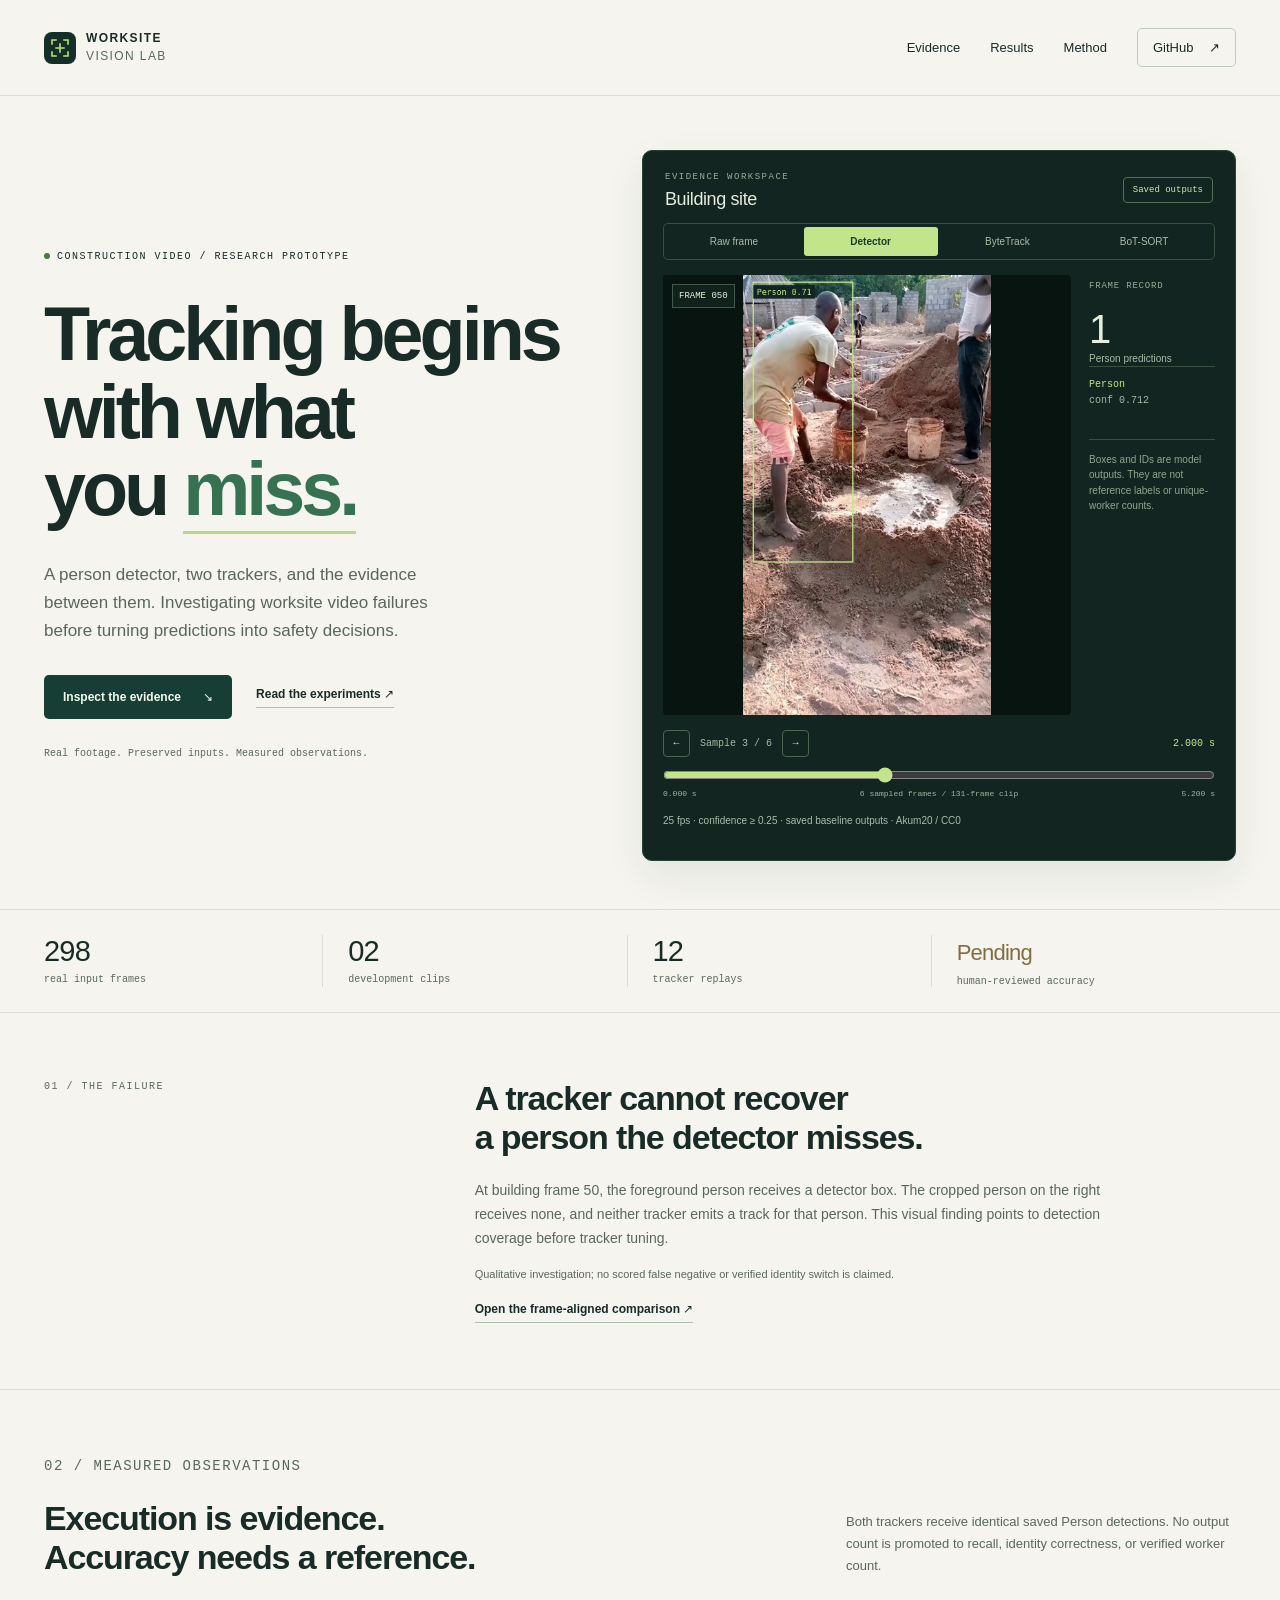
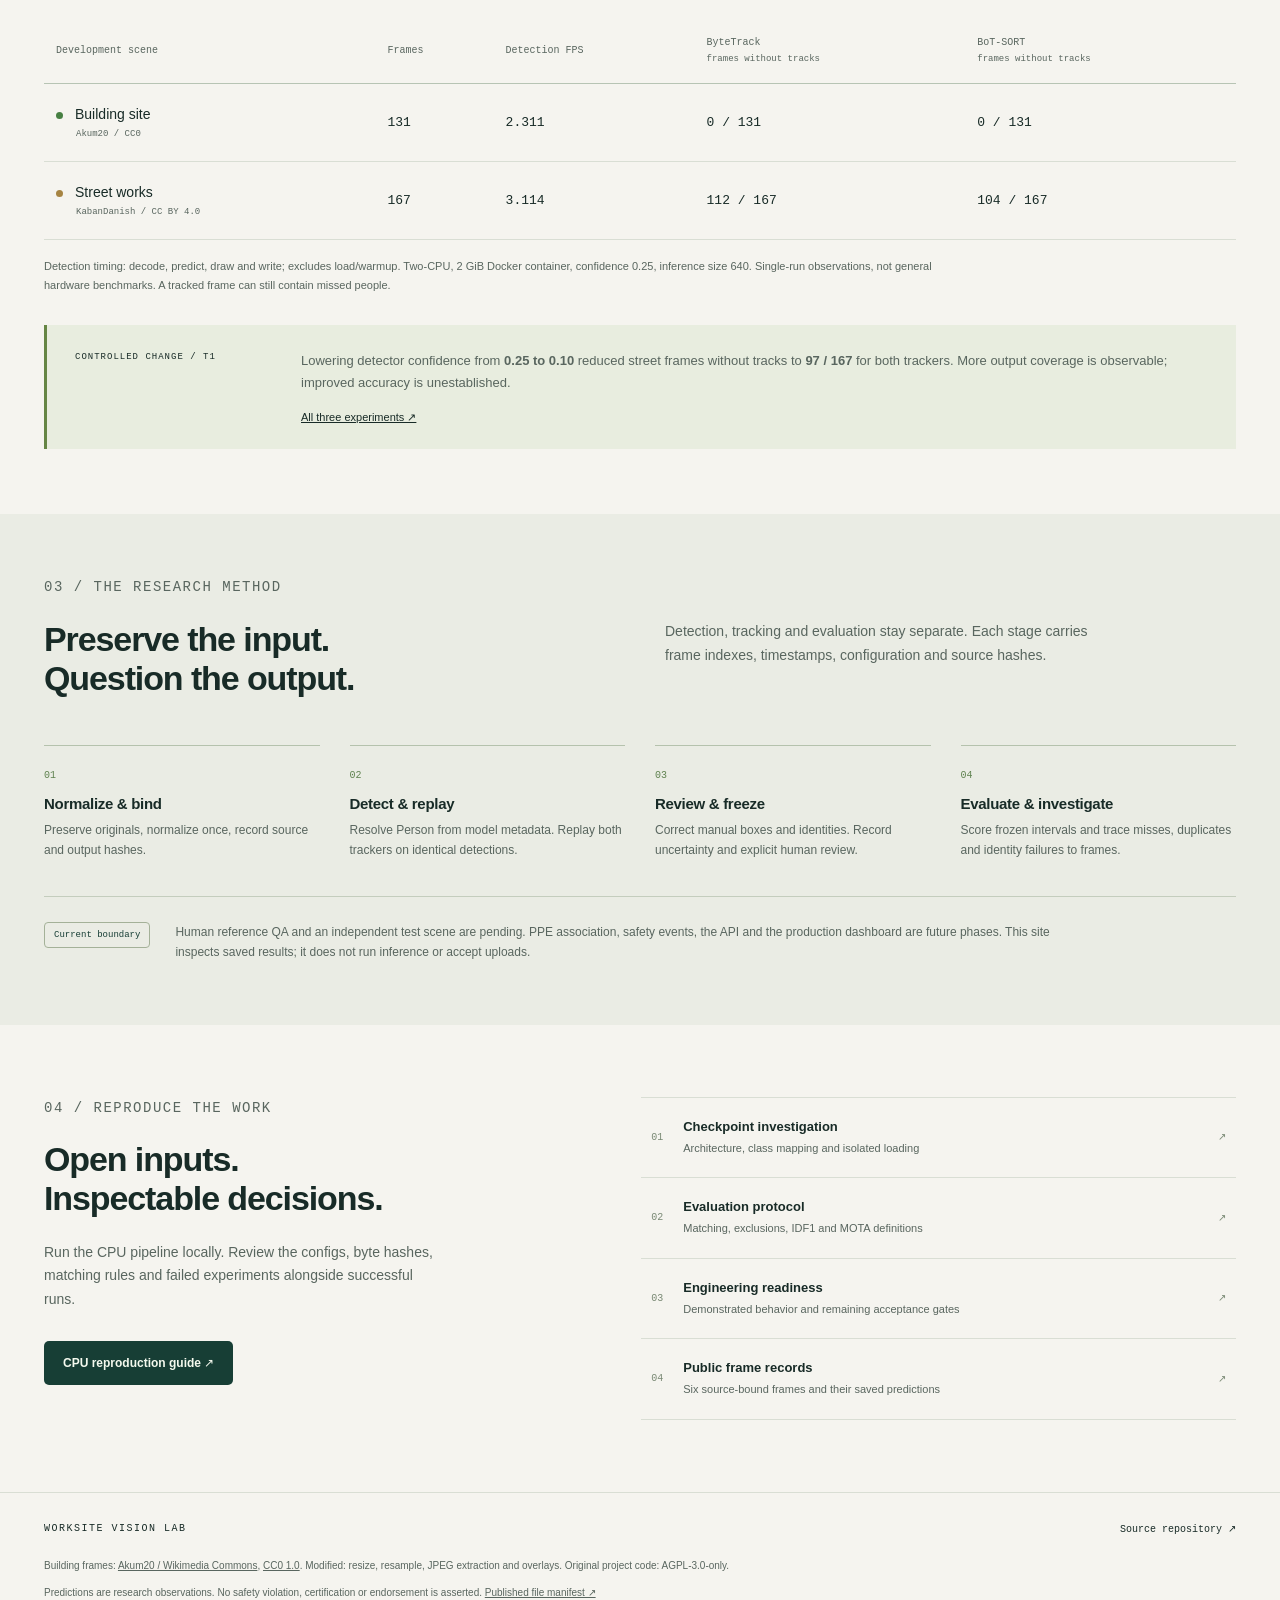
<file: index.html>
<!doctype html>
<html lang="en">
<head>
  <meta charset="utf-8">
  <meta name="viewport" content="width=device-width, initial-scale=1">
  <meta name="description" content="Inspect real YOLO26 detections and ByteTrack/BoT-SORT outputs. Reproducible construction-video research, with measured observations and documented failures.">
  <meta name="theme-color" content="#f5f4ef">
  <title>Worksite Vision Lab — Detection, tracking, evidence</title>
  <link rel="icon" href="icon.svg" type="image/svg+xml">
  <link rel="stylesheet" href="style.css">
  <script src="app.js" defer></script>
</head>
<body id="top">
  <a class="skip" href="#evidence">Skip to evidence viewer</a>
  <header class="masthead wrap">
    <a class="brand" href="#top"><img src="icon.svg" width="32" height="32" alt=""><span>WORKSITE<span class="brand-sub">VISION LAB</span></span></a>
    <nav aria-label="Main navigation"><a href="#evidence">Evidence</a><a href="#observations">Results</a><a href="#method">Method</a><a class="repository" href="https://github.com/asadozzaman/worksite-vision-lab">GitHub <span aria-hidden="true">↗</span></a></nav>
  </header>
  <main>
    <section class="hero wrap" aria-labelledby="headline">
      <div class="intro">
        <p class="eyebrow"><span class="dot"></span> Construction video / research prototype</p>
        <h1 id="headline">Tracking begins<br>with what <br>you <em>miss.</em></h1>
        <p class="lead">A person detector, two trackers, and the evidence between them. Investigating worksite video failures before turning predictions into safety decisions.</p>
        <div class="actions"><a class="button primary" href="#evidence">Inspect the evidence <span aria-hidden="true">↘</span></a><a class="text-link" data-doc="experiments/reports/TRACKING_COMPARISON.md" href="https://github.com/asadozzaman/worksite-vision-lab">Read the experiments ↗</a></div>
        <p class="hero-note">Real footage. Preserved inputs. Measured observations.</p>
      </div>
      <section class="viewer" id="evidence" aria-labelledby="viewer-title">
        <div class="viewer-heading"><div><span class="eyebrow">Evidence workspace</span><h2 id="viewer-title">Building site</h2></div><span class="tag">Saved outputs</span></div>
        <div class="modes" role="group" aria-label="Prediction overlay">
          <button data-mode="raw" aria-pressed="false">Raw frame</button>
          <button data-mode="detections" aria-pressed="true">Detector</button>
          <button data-mode="bytetrack" aria-pressed="false">ByteTrack</button>
          <button data-mode="botsort" aria-pressed="false">BoT-SORT</button>
        </div>
        <div class="viewer-stage">
          <div class="image-stage"><canvas id="frame-canvas" width="360" height="640" aria-label="Building frame and selected prediction overlay"></canvas><span class="frame-stamp" id="frame-stamp">FRAME 050</span></div>
          <aside class="record-panel" aria-label="Selected frame observations">
            <span class="eyebrow">Frame record</span><strong id="record-count">—</strong><span id="record-label">Person predictions</span>
            <div id="record-list"></div>
            <p class="record-note">Boxes and IDs are model outputs. They are not reference labels or unique-worker counts.</p>
          </aside>
        </div>
        <div class="timeline">
          <div class="frame-controls"><button id="previous" aria-label="Previous sampled frame">←</button><label for="frame-slider">Sample <span id="sample-position">3 / 6</span></label><button id="next" aria-label="Next sampled frame">→</button><output id="frame-time">2.000 s</output></div>
          <input id="frame-slider" type="range" min="0" max="5" value="2" step="1" aria-label="Sampled video frame">
          <div class="timeline-labels"><span>0.000 s</span><span>6 sampled frames / 131-frame clip</span><span>5.200 s</span></div>
        </div>
        <p id="viewer-status" class="viewer-status" role="status" aria-live="polite">Loading verified frame records…</p>
      </section>
    </section>
    <section class="scope-strip wrap" aria-label="Executed research scope">
      <div><strong>298</strong><span>real input frames</span></div><div><strong>02</strong><span>development clips</span></div><div><strong>12</strong><span>tracker replays</span></div><div class="pending"><strong>Pending</strong><span>human-reviewed accuracy</span></div>
    </section>
    <section class="finding wrap">
      <div class="section-number">01 / THE FAILURE</div>
      <div><h2>A tracker cannot recover<br>a person the detector misses.</h2><p>At building frame 50, the foreground person receives a detector box. The cropped person on the right receives none, and neither tracker emits a track for that person. This visual finding points to detection coverage before tracker tuning.</p><p class="muted">Qualitative investigation; no scored false negative or verified identity switch is claimed.</p><a class="text-link" href="assets/baseline-comparison.png">Open the frame-aligned comparison ↗</a></div>
    </section>
    <section class="observations wrap" id="observations" aria-labelledby="observations-title">
      <div class="section-heading"><div><p class="section-number">02 / MEASURED OBSERVATIONS</p><h2 id="observations-title">Execution is evidence.<br>Accuracy needs a reference.</h2></div><p>Both trackers receive identical saved Person detections. No output count is promoted to recall, identity correctness, or verified worker count.</p></div>
      <div class="table-wrap"><table><caption class="sr-only">Real-video baseline observations</caption><thead><tr><th scope="col">Development scene</th><th scope="col">Frames</th><th scope="col">Detection FPS</th><th scope="col">ByteTrack<br><small>frames without tracks</small></th><th scope="col">BoT-SORT<br><small>frames without tracks</small></th></tr></thead><tbody><tr><th scope="row"><span class="scene-dot building"></span>Building site <small>Akum20 / CC0</small></th><td>131</td><td>2.311</td><td>0 / 131</td><td>0 / 131</td></tr><tr><th scope="row"><span class="scene-dot street"></span>Street works <small>KabanDanish / CC BY 4.0</small></th><td>167</td><td>3.114</td><td>112 / 167</td><td>104 / 167</td></tr></tbody></table></div>
      <p class="table-note">Detection timing: decode, predict, draw and write; excludes load/warmup. Two-CPU, 2 GiB Docker container, confidence 0.25, inference size 640. Single-run observations, not general hardware benchmarks. A tracked frame can still contain missed people.</p>
      <div class="experiment-note"><span class="experiment-label">CONTROLLED CHANGE / T1</span><p>Lowering detector confidence from <strong>0.25 to 0.10</strong> reduced street frames without tracks to <strong>97 / 167</strong> for both trackers. More output coverage is observable; improved accuracy is unestablished.</p><a data-doc="experiments/reports/TRACKING_COMPARISON.md" href="https://github.com/asadozzaman/worksite-vision-lab">All three experiments ↗</a></div>
    </section>
    <section class="method" id="method">
      <div class="wrap"><p class="section-number">03 / THE RESEARCH METHOD</p><div class="method-title"><h2>Preserve the input.<br>Question the output.</h2><p>Detection, tracking and evaluation stay separate. Each stage carries frame indexes, timestamps, configuration and source hashes.</p></div>
        <ol class="pipeline"><li><span>01</span><h3>Normalize &amp; bind</h3><p>Preserve originals, normalize once, record source and output hashes.</p></li><li><span>02</span><h3>Detect &amp; replay</h3><p>Resolve Person from model metadata. Replay both trackers on identical detections.</p></li><li><span>03</span><h3>Review &amp; freeze</h3><p>Correct manual boxes and identities. Record uncertainty and explicit human review.</p></li><li><span>04</span><h3>Evaluate &amp; investigate</h3><p>Score frozen intervals and trace misses, duplicates and identity failures to frames.</p></li></ol>
        <div class="boundary"><span class="tag">Current boundary</span><p>Human reference QA and an independent test scene are pending. PPE association, safety events, the API and the production dashboard are future phases. This site inspects saved results; it does not run inference or accept uploads.</p></div>
      </div>
    </section>
    <section class="reproduce wrap">
      <div><p class="section-number">04 / REPRODUCE THE WORK</p><h2>Open inputs.<br>Inspectable decisions.</h2><p>Run the CPU pipeline locally. Review the configs, byte hashes, matching rules and failed experiments alongside successful runs.</p><a class="button primary" data-doc="docs/BASELINE_REPRODUCTION.md" href="https://github.com/asadozzaman/worksite-vision-lab">CPU reproduction guide ↗</a></div>
      <div class="reading-list"><a data-doc="docs/MODEL_RESEARCH.md" href="https://github.com/asadozzaman/worksite-vision-lab"><span>01</span><div><strong>Checkpoint investigation</strong><small>Architecture, class mapping and isolated loading</small></div><span>↗</span></a><a data-doc="docs/PERSON_EVALUATION.md" href="https://github.com/asadozzaman/worksite-vision-lab"><span>02</span><div><strong>Evaluation protocol</strong><small>Matching, exclusions, IDF1 and MOTA definitions</small></div><span>↗</span></a><a data-doc="docs/ENGINEERING_READINESS.md" href="https://github.com/asadozzaman/worksite-vision-lab"><span>03</span><div><strong>Engineering readiness</strong><small>Demonstrated behavior and remaining acceptance gates</small></div><span>↗</span></a><a href="results.json"><span>04</span><div><strong>Public frame records</strong><small>Six source-bound frames and their saved predictions</small></div><span>↗</span></a></div>
    </section>
  </main>
  <footer class="wrap"><div class="footer-top"><span class="brand-name">WORKSITE VISION LAB</span><a href="https://github.com/asadozzaman/worksite-vision-lab">Source repository ↗</a></div><p>Building frames: <a href="https://commons.wikimedia.org/wiki/File:Men_at_work_in_building_site.webm">Akum20 / Wikimedia Commons</a>, <a href="https://creativecommons.org/publicdomain/zero/1.0/">CC0 1.0</a>. Modified: resize, resample, JPEG extraction and overlays. Original project code: AGPL-3.0-only.</p><p>Predictions are research observations. No safety violation, certification or endorsement is asserted. <a href="publish-manifest.json">Published file manifest ↗</a></p></footer>
</body>
</html>
</file>
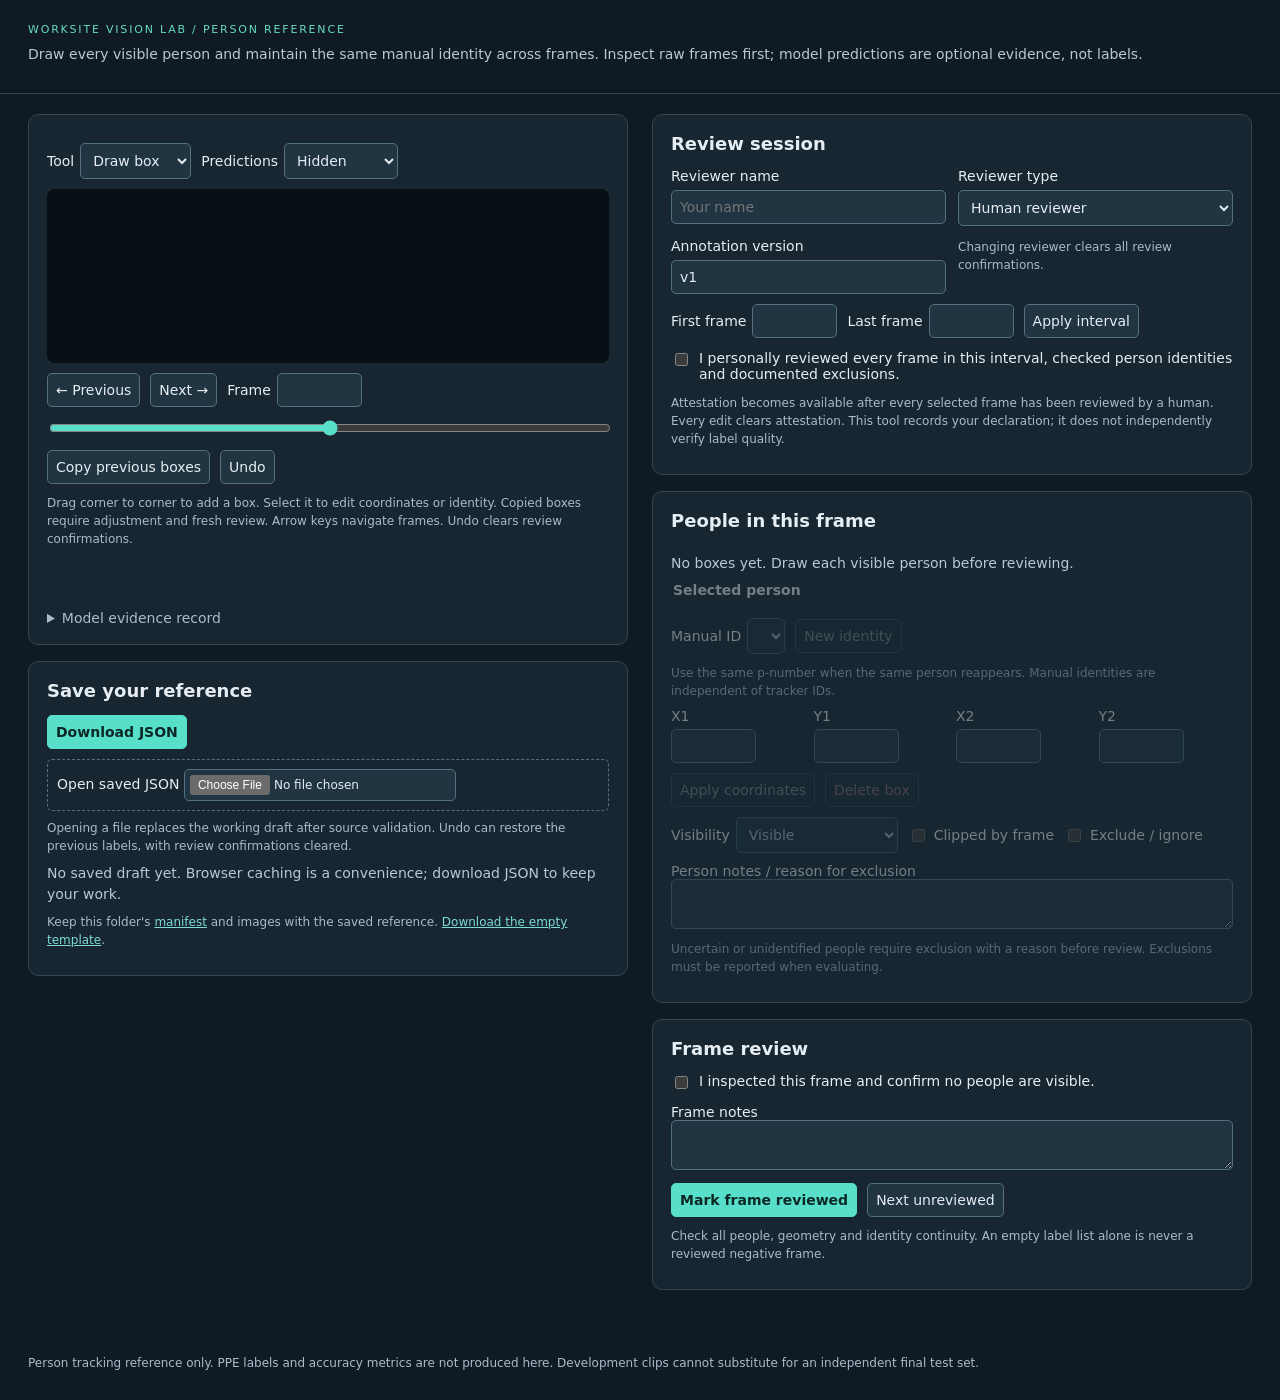
<file: vision/evaluation/review.html>
<!doctype html>
<html lang="en"><head><meta charset="utf-8"><meta name="viewport" content="width=device-width,initial-scale=1">
<title>Worksite Vision Lab · Person annotation</title>
<style>
:root{color-scheme:dark;font-family:system-ui,sans-serif;background:#101a23;color:#e6edf2;font-size:14px}
*{box-sizing:border-box}body{margin:0}header,main,footer{max-width:1320px;margin:auto;padding:20px 28px}header{border-bottom:1px solid #34434e}
h1{font-size:26px;margin:7px 0}h2{font-size:18px;margin:0 0 14px}p{line-height:1.5;color:#b7c9d6;margin:8px 0}
.badge{font-size:11px;color:#65dac8;text-transform:uppercase;letter-spacing:1.8px}.layout{display:grid;grid-template-columns:minmax(340px,1fr) minmax(340px,1fr);gap:24px;align-items:start}
.panel{background:#172630;border:1px solid #344651;border-radius:10px;padding:18px;margin-bottom:16px}.stage{background:#080f15;border-radius:8px;padding:12px;display:flex;justify-content:center}
canvas{max-width:100%;height:auto;max-height:640px;display:block;touch-action:none;cursor:crosshair}button,select,input,textarea{font:inherit;color:inherit;background:#203441;border:1px solid #557080;padding:8px;border-radius:5px}
button{cursor:pointer}button:hover:not(:disabled){background:#325063}button:disabled,fieldset:disabled{opacity:.45;cursor:default}button[aria-pressed=true]{border-color:#58dfca;background:#214d48}
button.primary{background:#58dfca;color:#0c2826;border-color:#58dfca;font-weight:650}button.danger{color:#ffb8ad}button:focus-visible,input:focus-visible,select:focus-visible,textarea:focus-visible{outline:3px solid #7ae9f2;outline-offset:2px}
.controls{display:flex;gap:10px;align-items:center;flex-wrap:wrap;margin:10px 0}.controls label{display:flex;align-items:center;gap:6px}.grid{display:grid;grid-template-columns:1fr 1fr;gap:12px}.grid label{display:flex;flex-direction:column;gap:6px}
.coords{display:grid;grid-template-columns:repeat(4,minmax(0,1fr));gap:8px}.coords input{width:100%}.coords label{display:flex;flex-direction:column;gap:5px}input[type=number]{width:85px}input[type=range]{width:100%;padding:0;accent-color:#58dfca}input[type=checkbox]{accent-color:#58dfca}
textarea{width:100%;resize:vertical}fieldset{border:0;padding:0;margin:0;min-width:0}legend{font-weight:600;margin:16px 0 10px}#boxes{display:flex;flex-direction:column;gap:6px}#boxes button{text-align:left}
.muted,small{color:#a9bccb;font-size:12px;line-height:1.5}.error{color:#ffb8ad!important}#status{min-height:42px}#frame-state,#progress{color:#79e7d6;font-weight:600}pre{white-space:pre-wrap;overflow-wrap:anywhere;font-size:12px;max-height:260px;overflow:auto}
details{margin-top:12px}summary{cursor:pointer;color:#a9bccb}a{color:#7cdbd7}.check{display:flex;align-items:flex-start;gap:8px;margin:12px 0}.check input{margin-top:3px}label.file{border:1px dashed #557080;padding:9px;border-radius:5px;display:block}input[type=file]{max-width:100%;padding:5px;font-size:12px}
@media(max-width:850px){.layout{grid-template-columns:1fr}header,main,footer{padding:16px}.grid{grid-template-columns:1fr}canvas{max-height:none}h1{font-size:22px}}
</style></head><body>
<header><span class="badge">Worksite Vision Lab / Person reference</span><h1 id="title"></h1><p id="source"></p>
<p>Draw every visible person and maintain the same manual identity across frames. Inspect raw frames first; model predictions are optional evidence, not labels.</p></header>
<main><div class="layout"><section aria-label="Frame annotation">
<div class="panel"><div class="controls"><label>Tool <select id="mode"><option value="draw">Draw box</option><option value="select">Select box</option></select></label>
<label>Predictions <select id="overlay"><option value="none">Hidden</option><option value="detections">Detections</option></select></label></div>
<div class="stage"><canvas id="canvas" aria-label="Raw video frame. Drag to draw a person box; edit exact coordinates in the box panel."></canvas></div>
<div class="controls"><button id="prev" aria-label="Previous frame">← Previous</button><button id="next" aria-label="Next frame">Next →</button><label>Frame <input id="number" type="number" min="0" step="1"></label></div>
<input id="slider" type="range" min="0" step="1" aria-label="Video frame"><p id="time" class="muted"></p>
<div class="controls"><button id="copy">Copy previous boxes</button><button id="undo">Undo</button></div>
<p class="muted">Drag corner to corner to add a box. Select it to edit coordinates or identity. Copied boxes require adjustment and fresh review. Arrow keys navigate frames. Undo clears review confirmations.</p>
<p id="status" role="status" aria-live="polite"></p>
<details><summary>Model evidence record</summary><pre id="model-record"></pre></details></div>
<div class="panel"><h2>Save your reference</h2><div class="controls"><button id="download" class="primary">Download JSON</button></div>
<label class="file">Open saved JSON <input id="import" type="file" accept=".json,application/json"></label>
<p class="muted">Opening a file replaces the working draft after source validation. Undo can restore the previous labels, with review confirmations cleared.</p>
<p id="save-status" role="status">No saved draft yet. Browser caching is a convenience; download JSON to keep your work.</p>
<p class="muted">Keep this folder's <a href="manifest.json">manifest</a> and images with the saved reference. <a href="reference-template.json" download>Download the empty template</a>.</p></div>
</section><section aria-label="Reference labels">
<div class="panel"><h2>Review session</h2><div class="grid"><label>Reviewer name <input id="reviewer" maxlength="200" placeholder="Your name"></label>
<label>Reviewer type <select id="reviewer-kind"><option value="human">Human reviewer</option><option value="assistant">Assistant draft</option><option value="software_fixture">Software test fixture</option></select></label>
<label>Annotation version <input id="version" maxlength="100" value="v1"></label><div><span class="muted">Changing reviewer clears all review confirmations.</span></div></div>
<div class="controls"><label>First frame <input id="start" type="number" min="0" step="1"></label><label>Last frame <input id="end" type="number" min="0" step="1"></label><button id="apply-range">Apply interval</button></div>
<p id="progress"></p><label class="check"><input id="attest" type="checkbox"><span>I personally reviewed every frame in this interval, checked person identities and documented exclusions.</span></label>
<p class="muted">Attestation becomes available after every selected frame has been reviewed by a human. Every edit clears attestation. This tool records your declaration; it does not independently verify label quality.</p></div>
<div class="panel"><h2>People in this frame</h2><div id="boxes" aria-label="Person boxes"></div><p id="box-empty">No boxes yet. Draw each visible person before reviewing.</p>
<fieldset id="box-fields" disabled><legend>Selected person</legend><div class="controls"><label>Manual ID <select id="identity"></select></label><button id="new-identity">New identity</button></div>
<p class="muted">Use the same p-number when the same person reappears. Manual identities are independent of tracker IDs.</p>
<div class="coords"><label>X1<input id="x1" type="number" step="any"></label><label>Y1<input id="y1" type="number" step="any"></label><label>X2<input id="x2" type="number" step="any"></label><label>Y2<input id="y2" type="number" step="any"></label></div>
<div class="controls"><button id="apply-box">Apply coordinates</button><button id="delete-box" class="danger">Delete box</button></div>
<div class="controls"><label>Visibility <select id="visibility"><option value="visible">Visible</option><option value="partial">Partially occluded</option><option value="uncertain">Uncertain</option></select></label>
<label><input id="truncated" type="checkbox">Clipped by frame</label><label><input id="ignore" type="checkbox">Exclude / ignore</label></div>
<label for="box-notes">Person notes / reason for exclusion</label><textarea id="box-notes" rows="2" maxlength="2000"></textarea>
<p class="muted">Uncertain or unidentified people require exclusion with a reason before review. Exclusions must be reported when evaluating.</p></fieldset></div>
<div class="panel"><h2>Frame review</h2><p id="frame-state"></p><label class="check"><input id="empty" type="checkbox"><span>I inspected this frame and confirm no people are visible.</span></label>
<label for="frame-notes">Frame notes</label><textarea id="frame-notes" rows="2" maxlength="4000"></textarea>
<div class="controls"><button id="review" class="primary">Mark frame reviewed</button><button id="next-unreviewed">Next unreviewed</button></div>
<p class="muted">Check all people, geometry and identity continuity. An empty label list alone is never a reviewed negative frame.</p></div>
</section></div></main><footer><p id="credit"></p><p class="muted">Person tracking reference only. PPE labels and accuracy metrics are not produced here. Development clips cannot substitute for an independent final test set.</p></footer>
<script>const bundle=/*DATA*/;const initialReference=/*REFERENCE*/;</script>
<script>/*ANNOTATION_CORE*/</script><script>/*ANNOTATION_UI*/</script>
</body></html>
</file>
<file: style.css>
:root{--paper:#f5f4ef;--ink:#182b27;--muted:#59665f;--line:#d9ded4;--green:#173e35;--lime:#c2e58c;--mono:ui-monospace,SFMono-Regular,Consolas,monospace;font-family:Inter,"Segoe UI",Arial,sans-serif;color:var(--ink);background:var(--paper);font-synthesis:none;scroll-behavior:smooth}
*{box-sizing:border-box}body{margin:0}a{color:inherit;text-decoration:none}button,input{font:inherit}button,a,input{touch-action:manipulation}a:focus-visible,button:focus-visible,input:focus-visible{outline:3px solid #4b8068;outline-offset:4px}button{cursor:pointer}.wrap{max-width:1320px;margin-inline:auto;padding-inline:44px}.masthead{height:96px;display:flex;align-items:center;justify-content:space-between;border-bottom:1px solid var(--line)}.brand{display:flex;align-items:center;gap:10px;font-size:12px;font-weight:750;letter-spacing:1.4px;line-height:1.45}.brand-sub{display:block;color:var(--muted);font-weight:450}.masthead nav{display:flex;align-items:center;gap:30px;font-size:13px}.repository{border:1px solid #bfcbbf;border-radius:5px;padding:11px 15px}.repository span{padding-left:12px}.hero{display:grid;grid-template-columns:1fr 1.08fr;gap:48px;padding-block:54px 48px;align-items:center}.eyebrow,.section-number{font:10px/1.5 var(--mono);letter-spacing:1.5px;text-transform:uppercase}.eyebrow{display:flex;align-items:center;gap:7px}.dot{height:6px;width:6px;background:#467a42;border-radius:50%}h1{font-size:clamp(48px,5.9vw,78px);line-height:1.03;letter-spacing:-4px;font-weight:580;margin:32px 0}h1 em{font-style:normal;color:#367252;border-bottom:3px solid #b9d68e}.lead{font-size:17px;line-height:1.65;max-width:430px;color:var(--muted)}.actions{display:flex;align-items:center;gap:24px;flex-wrap:wrap;margin-top:30px}.button{display:inline-flex;align-items:center;justify-content:space-between;gap:22px;border-radius:5px;padding:15px 19px;font-size:12px;font-weight:600}.primary{background:var(--green);color:#f4f9ee}.primary:hover{background:#245343}.text-link{font-size:12px;font-weight:600;border-bottom:1px solid #b1bdb1;padding-bottom:6px}.hero-note{font:10px/1.6 var(--mono);color:var(--muted);margin-top:27px}
.viewer{background:#132520;color:#e5eddf;border-radius:10px;overflow:hidden;border:1px solid #2a4237;box-shadow:0 15px 38px #203b2714;scroll-margin-top:25px}.viewer-heading{padding:20px 22px 14px;display:flex;align-items:center;justify-content:space-between}.viewer-heading .eyebrow{color:#9fac9c;font-size:9px;margin:0}.viewer-heading h2{font-size:18px;font-weight:500;margin:4px 0 0;letter-spacing:-.4px}.tag{font:9px var(--mono);white-space:nowrap;border:1px solid #547055;padding:7px 9px;border-radius:4px;color:#cee7b9}.modes{display:flex;margin:0 20px 15px;border:1px solid #385143;border-radius:5px;padding:3px;gap:3px}.modes button{border:0;background:transparent;color:#acbaac;flex:1;padding:9px 4px;font-size:10px;border-radius:3px}.modes button[aria-pressed=true]{background:#c2e58c;color:#173b2b;font-weight:650}.modes button:disabled{cursor:wait;opacity:.65}.viewer-stage{display:grid;grid-template-columns:minmax(0,1fr) 126px;gap:18px;margin:0 20px}.image-stage{position:relative;background:#08140f;border-radius:4px;overflow:hidden;display:flex;justify-content:center;min-height:410px;align-items:center}canvas{display:block;max-height:440px;max-width:100%;width:auto;height:auto}.frame-stamp{position:absolute;top:9px;left:9px;font:9px var(--mono);padding:6px;background:#132520d9;border:1px solid #77917a80;color:#e8f1df}.record-panel{padding-top:5px}.record-panel>.eyebrow{color:#99ab9a;font-size:9px;letter-spacing:.8px}.record-panel>strong{display:block;font-size:40px;line-height:1.1;font-weight:450;margin-top:13px}.record-panel>span:not(.eyebrow){font-size:10px;display:block;color:#aabca9;line-height:1.5}.record-item{border-top:1px solid #385143;padding:10px 0;font:10px/1.6 var(--mono)}.record-item strong{color:#c2e58c;display:block;font-weight:500}.record-item span{color:#a7b6a5}.record-note{font-size:10px;line-height:1.55;color:#91a690;border-top:1px solid #385143;padding-top:12px;margin-top:20px}.timeline{padding:15px 20px 5px}.frame-controls{display:flex;align-items:center;gap:10px;font:10px var(--mono)}.frame-controls button{background:transparent;color:#e9f4de;border:1px solid #4c6652;width:27px;height:27px;border-radius:4px}.frame-controls button:disabled{opacity:.3;cursor:default}.frame-controls label{color:#a8b9a6}.frame-controls output{margin-left:auto;color:#c2e58c}#frame-slider{width:100%;accent-color:#c2e58c;height:20px;margin:8px 0 1px}.timeline-labels{display:flex;justify-content:space-between;gap:8px;font:8px var(--mono);color:#a3b49f}.viewer-status{font-size:10px;line-height:1.5;margin:10px 20px 17px;color:#aabcaa;min-height:30px}.viewer-status.error{color:#ffa894}
.scope-strip{display:grid;grid-template-columns:repeat(4,1fr);border-top:1px solid var(--line);border-bottom:1px solid var(--line);padding-block:25px;gap:25px}.scope-strip>div{border-right:1px solid var(--line)}.scope-strip>div:last-child{border:0}.scope-strip strong{display:block;font-size:29px;letter-spacing:-.8px;font-weight:500}.scope-strip span{font:10px var(--mono);color:var(--muted);display:block;margin-top:6px}.scope-strip .pending strong{font-size:22px;line-height:35px;color:#816d3f}.finding{display:grid;grid-template-columns:1fr 2fr;gap:50px;padding-block:66px;border-bottom:1px solid var(--line)}.section-number{color:var(--muted);margin:0 0 20px}h2{font-size:34px;line-height:1.15;letter-spacing:-1.1px;font-weight:550;margin:0 0 22px}.finding p,.observations p,.method p,.reproduce p{font-size:14px;color:var(--muted);line-height:1.7}.finding p{max-width:650px}.finding .muted{font-size:11px}.finding .text-link{display:inline-block;margin-top:8px}.observations{padding-block:65px}.section-heading{display:flex;justify-content:space-between;gap:60px;align-items:flex-end;margin-bottom:22px}.section-heading h2{margin:0}.section-heading>p{max-width:390px;font-size:13px;margin-bottom:0}.table-wrap{overflow-x:auto}table{border-collapse:collapse;width:100%;min-width:620px;text-align:left;font-size:14px;margin-top:20px}thead th{font:10px/1.6 var(--mono);color:var(--muted);padding:16px 12px;border-bottom:1px solid #b7c4b4;font-weight:400}thead small{font-size:9px}tbody th{font-weight:500}tbody th,tbody td{padding:22px 12px;border-bottom:1px solid var(--line)}tbody th small{display:block;font:9px var(--mono);color:var(--muted);margin-left:20px;margin-top:7px}.scene-dot{width:7px;height:7px;display:inline-block;border-radius:50%;margin-right:12px}.building{background:#477f42}.street{background:#a68442}tbody td{font:13px var(--mono)}.observations .table-note{font-size:11px;max-width:920px;margin-top:17px}.experiment-note{background:#e8eddf;display:grid;grid-template-columns:200px 1fr;gap:7px 26px;padding:25px 28px;border-left:3px solid #658544;margin-top:30px}.experiment-label{font:9px/1.6 var(--mono);letter-spacing:1px}.experiment-note p{margin:0;font-size:13px}.experiment-note>a{grid-column:2;font-size:11px;text-decoration:underline;align-self:start;justify-self:start;margin-top:10px}.method{background:#eaece4;padding:62px 0}.method-title{display:grid;grid-template-columns:1fr 1fr;gap:50px}.method-title p{max-width:430px;margin-top:0}.pipeline{list-style:none;display:grid;grid-template-columns:repeat(4,1fr);padding:0;margin:25px 0;gap:30px}.pipeline li{border-top:1px solid #b5c2ad;padding-top:18px}.pipeline li>span{font:10px var(--mono);color:#608350}.pipeline h3{font-size:15px;letter-spacing:-.3px;font-weight:600;margin:13px 0 8px}.pipeline p{font-size:12px;margin:0}.boundary{border-top:1px solid #c4cdbd;padding-top:25px;display:flex;align-items:flex-start;gap:25px;margin-top:35px}.boundary .tag{color:var(--green);border-color:#a4b198}.boundary p{font-size:12px;margin:0;max-width:880px}.reproduce{display:grid;grid-template-columns:1fr 1.15fr;gap:80px;padding-block:72px}.reproduce p{max-width:390px}.reproduce .button{margin-top:15px}.reading-list{border-top:1px solid var(--line)}.reading-list>a{display:flex;gap:20px;align-items:center;padding:21px 10px;border-bottom:1px solid var(--line)}.reading-list>a:hover{background:#eaeee4}.reading-list>a>span{font:10px var(--mono);color:#798974}.reading-list>a>span:last-child{margin-left:auto}.reading-list strong{display:block;font-size:13px;font-weight:550}.reading-list small{display:block;font-size:11px;margin-top:6px;color:var(--muted);line-height:1.5}footer{border-top:1px solid var(--line);padding-block:30px 40px}.footer-top{display:flex;justify-content:space-between;gap:20px;font:10px var(--mono);margin-bottom:22px}.brand-name{letter-spacing:1.5px}footer p{font-size:10px;line-height:1.7;color:var(--muted);max-width:980px}footer p a{text-decoration:underline}.skip{position:absolute;top:-70px;left:15px;z-index:10;padding:15px;background:var(--ink);color:white}.skip:focus{top:10px}.sr-only{position:absolute;width:1px;height:1px;padding:0;margin:-1px;overflow:hidden;clip:rect(0,0,0,0);white-space:nowrap;border:0}
@media(min-width:1450px){.hero{gap:80px}}@media(max-width:1080px){.wrap{padding-inline:28px}.hero{gap:28px;grid-template-columns:.9fr 1.1fr}h1{letter-spacing:-2.5px}.lead{font-size:15px}.viewer-stage{grid-template-columns:minmax(0,1fr) 104px;gap:12px}.record-panel>strong{font-size:34px}canvas{max-height:410px}.timeline-labels{font-size:7px}.actions{gap:18px}.section-heading{gap:35px}.reproduce{gap:45px}}@media(max-width:820px){.hero{grid-template-columns:1fr;gap:35px;padding-top:36px}.intro{max-width:580px}h1{font-size:62px;margin:24px 0}h1 br:last-of-type{display:none}.lead{max-width:530px}.hero-note{margin-top:20px}.viewer{max-width:560px;width:100%;justify-self:center}.viewer-stage{grid-template-columns:minmax(0,1fr) 126px}canvas{max-height:450px}.scope-strip{gap:14px}.finding{grid-template-columns:1fr;gap:8px;padding-block:45px}.section-heading{display:block}.section-heading>p{max-width:580px;margin-top:20px}.method-title{gap:25px}.pipeline{grid-template-columns:1fr 1fr;gap:25px}.reproduce{grid-template-columns:1fr;gap:30px}.reproduce p{max-width:550px}.masthead nav{gap:20px}}@media(max-width:480px){.wrap{padding-inline:19px}.masthead{height:78px}.masthead nav>a:not(.repository){display:none}.brand{font-size:10px;letter-spacing:1.1px}.brand img{width:28px;height:28px}.repository{padding:9px 12px;font-size:11px}h1{font-size:53px;letter-spacing:-2px}.hero{padding-block:30px}.eyebrow{font-size:8px;letter-spacing:1px}.lead{font-size:14px}.actions{gap:20px}.button{padding:14px 16px}.viewer-heading{padding:16px}.modes{margin-inline:12px}.modes button{font-size:9px}.viewer-stage{margin-inline:12px;grid-template-columns:minmax(0,1fr) 88px;gap:10px}.image-stage{min-height:335px}canvas{max-height:365px}.record-panel>.eyebrow{font-size:8px;letter-spacing:0}.record-panel>strong{font-size:31px}.record-item{font-size:9px}.record-note{font-size:9px;margin-top:12px}.timeline{padding-inline:12px}.timeline-labels{font-size:7px}.viewer-status{margin-inline:12px;font-size:9px}.scope-strip{grid-template-columns:1fr 1fr;gap:24px;padding-block:24px}.scope-strip>div:nth-child(2){border:0}.scope-strip strong{font-size:26px}.scope-strip span{font-size:9px}h2{font-size:28px;letter-spacing:-.7px}.observations{padding-block:45px}.experiment-note{grid-template-columns:1fr;padding:20px;gap:12px}.experiment-note>a{grid-column:1}.method{padding-block:45px}.method-title{grid-template-columns:1fr;gap:0}.pipeline{gap:24px 18px}.pipeline h3{font-size:13px}.pipeline p{font-size:11px}.boundary{display:block}.boundary p{margin-top:17px}.reproduce{padding-block:45px}.reading-list>a{gap:14px;padding:20px 4px}.reading-list small{font-size:10px}.footer-top{font-size:9px}.footer-top a{white-space:nowrap}}
@media(prefers-reduced-motion:reduce){:root{scroll-behavior:auto}}
</file>
